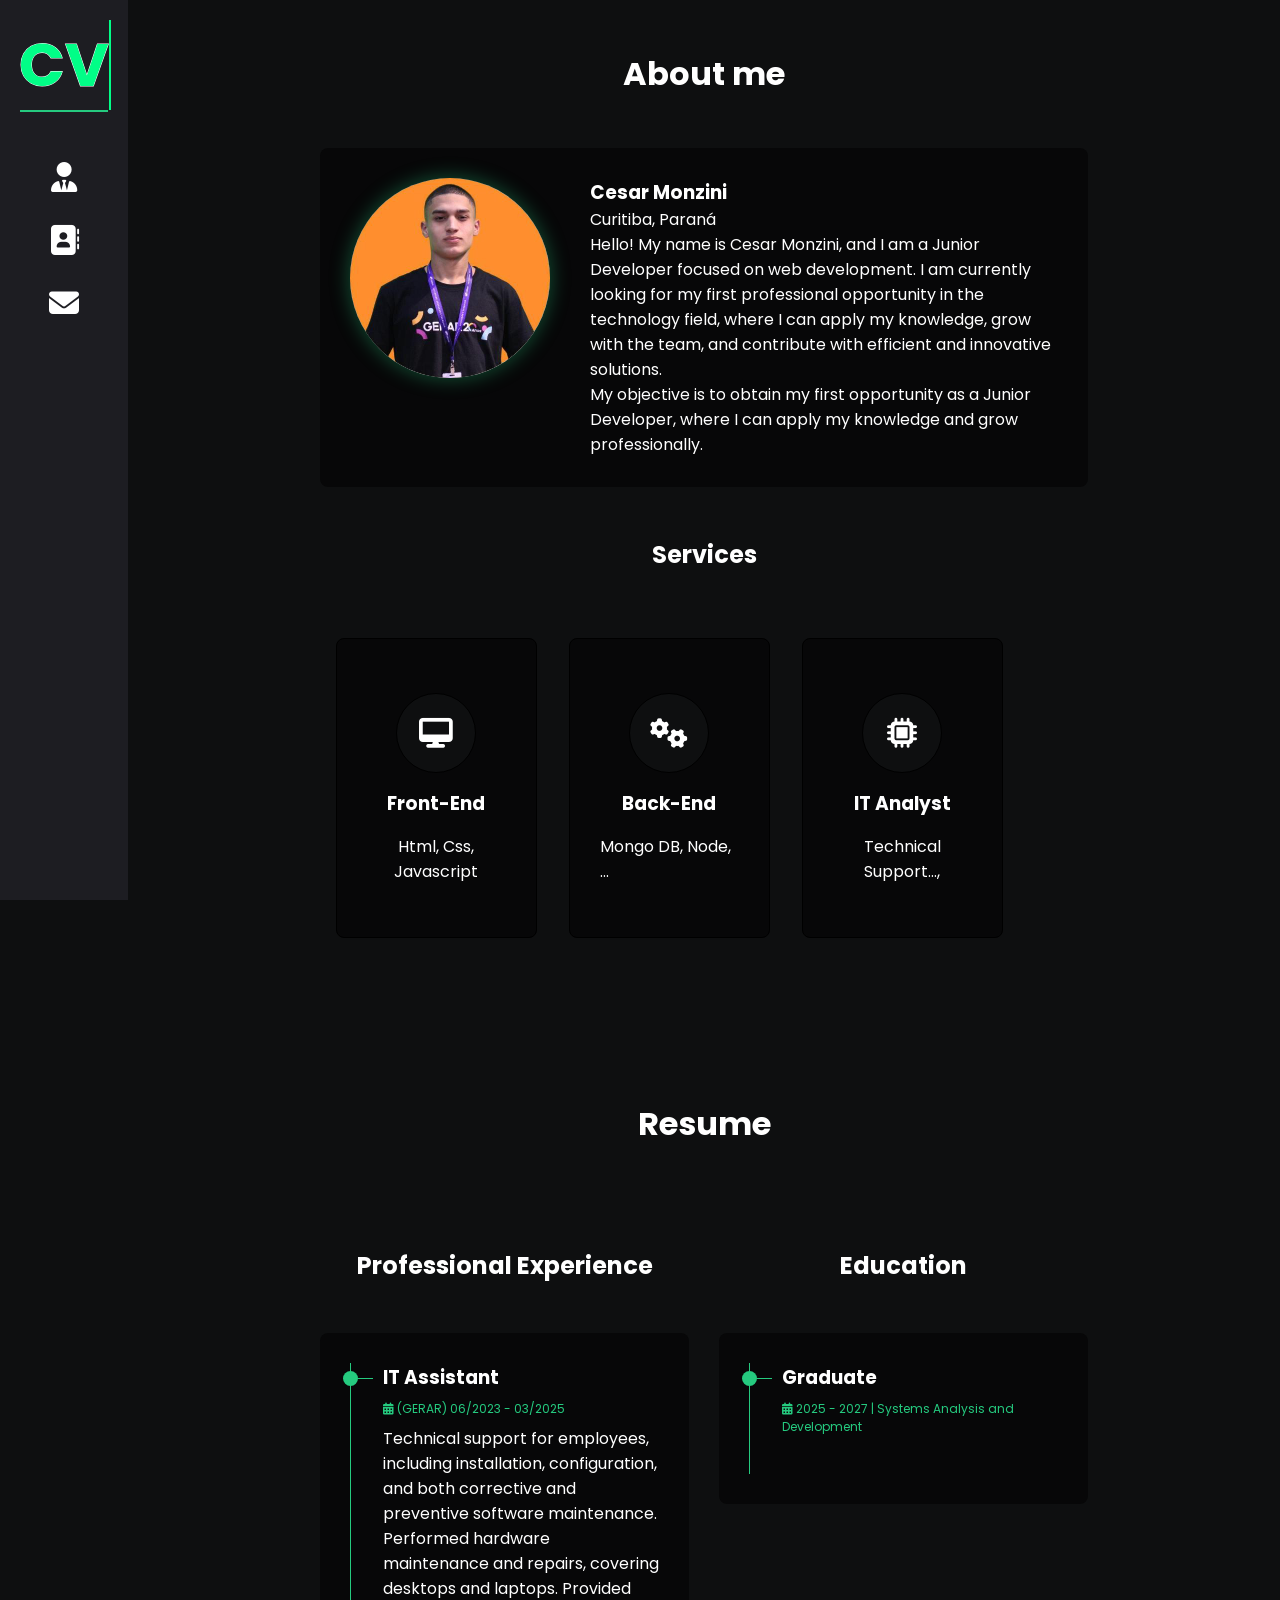
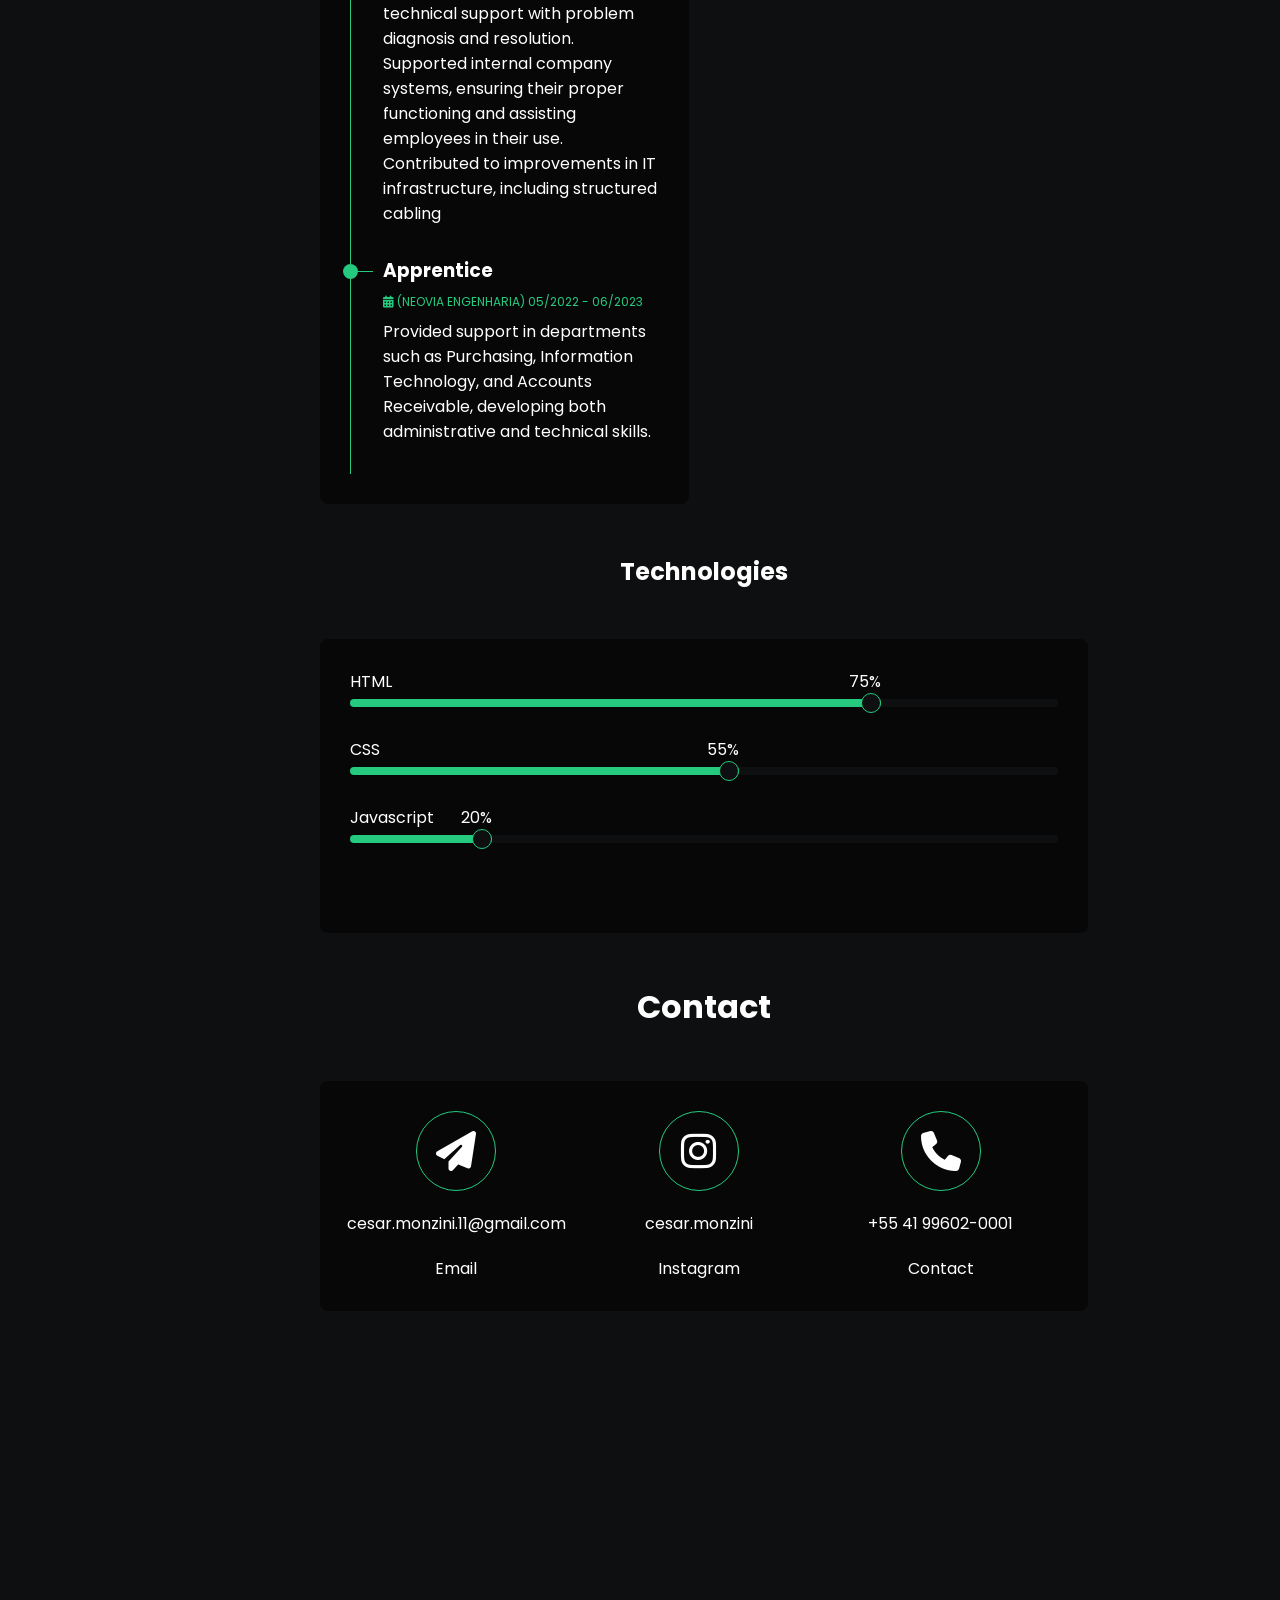
<file: index.html>
<!DOCTYPE html>
<html lang="en">
  <head>
    <meta charset="UTF-8" />
    <meta name="viewport" content="width=device-width, initial-scale=1.0" />
    <title>Cesar Monzini</title>
<link rel="stylesheet" href="style.css">

   
    <link rel="preconnect" href="https://fonts.googleapis.com" />
    <link rel="preconnect" href="https://fonts.gstatic.com" crossorigin />
    <link
      href="https://fonts.googleapis.com/css2?family=Poppins:wght@300;400;500;600&display=swap"
      rel="stylesheet"
    />
    <link
      href="https://cdnjs.cloudflare.com/ajax/libs/font-awesome/6.1.1/css/all.min.css"
      rel="stylesheet"
    />
  </head>
  <body>
    <table class="tabela-principal">
      <tr>
        <td class="menu">
          <div class="logo"
         ><h2 data-text="CV" class="fill-animation">
          CV
         </h2></div>
          <p>
            <a href="#aboutMeSection">
              <i class="fa-solid fa-user-tie"></i>
            </a>
          </p>
          <p>
            <a href="#experiencieSection">
              <i class="fa-solid fa-address-book"></i>
            </a>
          </p>
          <p>
            <a href="#contactSection">
              <i class="fa-solid fa-envelope"></i>
            </a>
          </p>
        </td>
        <td class="table-body">
          <div
            id="aboutMeSection"
            style="padding-bottom: 30px; min-height: 1000px"
          >
            <h1 class="title">About me</h1>

            <!-- CARD COM IMAGEM E APRESENTAÇÃO -->
            <div class="card-box card">
              <div class="card-box-img">
                <img
                  src="./148399820.jpeg"
                  alt="Cesar Monzini"
                />
              </div>
              <div class="card-box-body">
                <h3>Cesar Monzini</h3>
                <p>Curitiba, Paraná</p>
                <p>
                  Hello! My name is Cesar Monzini, and I am a Junior Developer focused on web development. I am currently looking for my first professional opportunity in the technology field, where I can apply my knowledge, grow with the team, and contribute with efficient and innovative solutions.
                </p>
                <p>
                  My objective is to obtain my first opportunity as a Junior Developer, where I can apply my knowledge and grow professionally.
                </p>
              </div>
            </div>
            <h2 class="title">Services</h2>
            <div class="service-container">
              <div class="service-item">
                <div class="service-item-card card">
                  <div class="service-item-card-icon">
                    <i class="fa-solid fa-desktop"></i>
                  </div>
                  <div class="service-item-card-title">
                    <h3>Front-End</h3>
                  </div>
                  <div class="service-item-card-description">
                    <span>Html, Css, Javascript</span>
                  </div>
                  
                </div>
              </div>
            
              <div class="service-item">
                <div class="service-item-card card">
                  <div class="service-item-card-icon">
                    <i class="fa-solid fa-cogs"></i>
                  </div>
                  <div class="service-item-card-title">
                    <h3>Back-End</h3>
                  </div>
                  <div class="serivice-item-card-description">
                    <span> Mongo DB,
                      Node,
                       ...

                    </span>
                  </div>
                </div>
              </div>
              <div class="service-item">
                <div class="service-item-card card">
                  <div class="service-item-card-icon">
                    <i class="fa-solid fa-microchip"></i>
                  </div>
                  <div class="service-item-card-title">
                    <h3>IT Analyst</h3>
                  </div>
                  <div class="service-item-card-description">
                    <span> Technical Support..., 

                    </span>
                  </div>
                </div>
              </div>
              
                </div>
              </div>
              
                </div>
              </div>
          
            </div>

            <!-- INFORMAÇÕES FORA DO CARD -->
          </div>

          <div id="experiencieSection">
            <h1 class="title">Resume</h1>
            <div class="flexbox">
              <div class="flexbox-item ">

                <h2 class="title">Professional Experience</h2>
                <div class="card">
    
                <div class="timeline-item" >
                  <div class="timeline-item-marker">
                    <div class="timeline-item-marker-circle">

                    </div>
                    <div class="timeline-item-marker-line">

                    </div>

                  </div>
                  <h3> IT Assistant</h3>
                  <p class="timeline-item-period">
                    <i class="fa-solid fa-calendar-days"></i> (GERAR) 06/2023 - 03/2025
                  </p>
                  Technical support for employees, including installation, configuration, and both corrective and preventive software maintenance. Performed hardware maintenance and repairs, covering desktops and laptops. Provided technical support with problem diagnosis and resolution. Supported internal company systems, ensuring their proper functioning and assisting employees in their use. Contributed to improvements in IT infrastructure, including structured cabling</div>
                  <div class="timeline-item" >
                    <div class="timeline-item-marker">
                      <div class="timeline-item-marker-circle">
  
                      </div>
                      <div class="timeline-item-marker-line">
  
                      </div>
  
                    </div>
                    <h3>Apprentice</h3>
                    <p class="timeline-item-period">
                      <i class="fa-solid fa-calendar-days"></i> (NEOVIA ENGENHARIA) 05/2022 - 06/2023
                    </p>
                    Provided support in departments such as Purchasing, Information Technology, and Accounts Receivable, developing both administrative and technical skills. </div>
                   
              </div>
    
              </div>

            <div class="flexbox-item ">

            <h2 class="title">Education</h2>
            <div class="card">
              <div class="timeline-item" >
                <div class="timeline-item-marker">
                  <div class="timeline-item-marker-circle">

                  </div>
                  <div class="timeline-item-marker-line">

                  </div>

                </div>
                <h3> Graduate</h3>
                <p class="timeline-item-period">
                  <i class="fa-solid fa-calendar-days"></i> 2025 - 2027 | Systems Analysis and Development
                </p>
               </div>
            </div>
            
          </div>
          
        </div>

            <h2 class="title">Technologies</h2>
          <div class="card padding-top-60">
            <div class="progress-bar">
              <div class="progress-bar-title">
                HTML
              </div>
            
              <div class="progress-bar-done" style="width: 75%;">
                <div class="progress-bar-done-text">
                  75%
                </div>
                <div class="progress-bar-done-check">

                </div>
              </div>
            </div>
            <div class="progress-bar">
              <div class="progress-bar-title">
                CSS
              </div>
            
              <div class="progress-bar-done" style="width: 55%">
                <div class="progress-bar-done-text">
                  55%
                </div>
                <div class="progress-bar-done-check">

                </div>
              </div>
            </div>

            <div class="progress-bar">
              <div class="progress-bar-title">
                Javascript
              </div>
            
              <div class="progress-bar-done" style="width: 20%;">
                <div class="progress-bar-done-text">
                  20%
                </div>
                <div class="progress-bar-done-check">

                </div>
              </div>
            </div>

          </div>
          </div>
          <div id="contactSection" style="height: 1000px">
            <h1 class="title">Contact</h1>
            <div class="card flexbox">
              <div class=" contact-item flexbox">
                <div class="contact-item-icon">
                  <i class="fas fa-paper-plane"></i>
                </div>
                <div class="contact-item-value">
                  <a  href="mailto:cesar.monzini.11@gmail.com">cesar.monzini.11@gmail.com</a>
                </div>
                <div class="contact-item-description">
                    Email
                </div>
              </div>
              <div class=" contact-item flexbox">
                <div class="contact-item-icon">
                  <i class="fab fa-instagram"></i>
                </div>
                <div class="contact-item-value">
                  <a target="_blank" href="https://www.instagram.com/cesar.monzini/">cesar.monzini</a>
                </div>
                <div class="contact-item-description">
                    Instagram
                </div>
              </div>
              <div class=" contact-item flexbox">
                <div class="contact-item-icon">
                  <i class="fas fa-phone"></i>
                </div>
                <div class="contact-item-value">
                 +55 41 99602-0001</a>
                </div>
                <div class="contact-item-description">
                    Contact
                </div>
              </div>
              



            </div>
            
          </div>
        </td>
      </tr>
    </table>
  </body>
</html>
</file>
<file: style.css>
html{
  scroll-behavior: smooth ;
}

*{
box-sizing: border-box;
margin: 0px;
padding: 0px;
}

body {
background-color: #0e0f10;
color: white;
font-family: "Poppins", sans-serif;
}
.tabela-principal {
width: 100%;
height: 100vh;
border-collapse: collapse;
}
.cabecalho {
background: black;
color: white;
height: 200px;
}
.menu {
vertical-align: top;
text-align: center;
width: 10%;
background: #1d1d22;
padding: 20px;
position: fixed;
height: 100%;
}
.table-body {
padding-left: 25%;
padding-right: 15%;
vertical-align: top;
}
.title {
text-align: center;
margin-top: 50px;
margin-bottom: 50px;
}
.card-box {

display: flex;
gap: 20px;
margin-bottom: 40px;
}
.card-box-img img {
height: 200px;
border-radius: 50%;
}
.card-box-body {
margin-left: 20px;
}
.menu a {
color: white;
text-decoration: none;
}
.menu a:hover {
color: #25ca7f;
}
.menu i {
font-size: 30px;
}
.menu p {
margin-bottom: 30px;
}
.menu .logo {

display: flex;
align-items: center;
justify-content: center;
border-bottom: 2px solid #25ca7f;
margin-bottom: 50px;
}
.service-container {
width: 100%;
display: flex;
flex-wrap: wrap;
}
.service-container .service-item {
width: calc(30.33% - 32px ) ;
/* margin-bottom: 16px; */
margin: 16px;
}
.service-container .service-item .service-item-card{
border: 1px solid black;
height: 300px;
display: flex;
flex-direction: column ;
align-items: center;
justify-content: center;
}
.service-container .service-item .service-item-card:hover{
border: 1px solid #25ca7f;

}

.service-container .service-item .service-item-card .service-item-card-icon{
background-color: #0e0f10;
height: 80px;
border: 1px solid black;
width: 80px;
border-radius: 50%;
display: flex;
align-items: center;
justify-content: center;
}
.service-container .service-item .service-item-card .service-item-card-icon:hover{
border: 1px solid #25ca7f;

}

.service-container .service-item .service-item-card .service-item-card-icon i{
font-size: 30px;
}
.service-container .service-item .service-item-card .service-item-card-title{
margin-top: 16px;
margin-bottom: 16px;
}
.service-container .service-item .service-item-card .service-item-card-description{
text-align: center;
}
.flexbox{
display: flex;
gap: 30px;
}
.flexbox-item{
width: 50%;
}
.card{
background: #070708;
padding: 30px;
border-radius: 8px;
}
.timeline-item{
padding-bottom: 30px;
border-left: 1px solid #25ca7f;
padding-left: 32px;
position: relative;
}
.timeline-item-period{
font-size: 12px;
color: #25ca7f;
margin-top: 8px;
margin-bottom: 8px;
}
.timeline-item-marker{
display: flex;
align-items: center;
position: absolute;
top:8px ;
left: -8px;
}
.timeline-item-marker-circle{
height: 15px;
width: 15px;
background: #25ca7f;
border-radius: 50%;
}
.timeline-item-marker-line{
height: 1px;
width: 15px;
background: #25ca7f;
}
#aboutMeSection, #experiencieSection, #contactSection {
scroll-margin-top: 50px
}
.progress-bar{
background-color: #0e0f10;
height: 8px;
border-radius: 8px;
position: relative;
margin-bottom: 60px;
}
.progress-bar-done{
background-color: #25ca7f;
height: 100%;
border-radius: 8px;
position: relative;
}
.progress-bar-title{
position: absolute;
top: -30px;
}
.progress-bar-done-text{
position: absolute;
top: -30px;
right: 0px;
}
.padding-top-60{
padding-top: 60px;
}
.progress-bar-done-check{
height: 20px;
width: 20px;
border: 1px solid #25ca7f;
border-radius: 50%;
position: absolute;
right: 0px;
top: -6px;
background-color: #0e0f10;
}
.contact-item{
text-align: center;
flex-direction: column;
width: 30%;
align-items: center;
gap: 20px;
}
.contact-item-icon{
font-size: 40px;
border:1px solid #25ca7f ;
width: 80px;
height: 80px;
border-radius: 80%;
display: flex;
align-items: center;
justify-content: center;

}
.contact-item-value a{
color: white;
text-decoration:none;
}
.contact-item-value a:hover{

text-decoration: underline;
}
h2.fill-animation  {
position: relative;
color:#252839;
-webkit-text-stroke: 1px white;
text-transform: uppercase;
font-size: 60px;
}
h2.fill-animation::before {
content: attr(data-text);
position: absolute;
top:0;
left:0;
width: 0;
height: 100%;
color:#01fe87;
-webkit-text-stroke: 0vw #383d52;
border-right: 2px solid #01fe87;
overflow: hidden;
animation: animate 6s linear forwards;
}

@keyframes animate {


0% ,10%{
width: 0;
}
70%,90%, 100%{
width: 100%;
}
}
/* media query para usar no mobile initial*/
@media (max-width: 768px) {
.table-body {
padding: 10px;
display: block;
width: 100%;
}

.card-box {
flex-direction: column;
align-items: center;
}

.card-box-img img {
height: 150px;
}

.flexbox-item {
width: 100%;
}

.service-container .service-item {
width: 100%;
margin: 10px 0;
}

.contact-item {
width: 100%;
margin-bottom: 20px;
}

h2.fill-animation {
font-size: 32px;
}
}
/* media query para usar no mobile end*/

.card-box-img img {
    height: 200px;
    border-radius: 50%;
    box-shadow: 0 0 20px rgba(37, 202, 127, 0.4);
    transition: 0.3s ease-in-out;
  }
  .card-box-img img:hover {
    transform: scale(1.05);
    box-shadow: 0 0 30px rgba(37, 202, 127, 0.8);
  }
</file>
